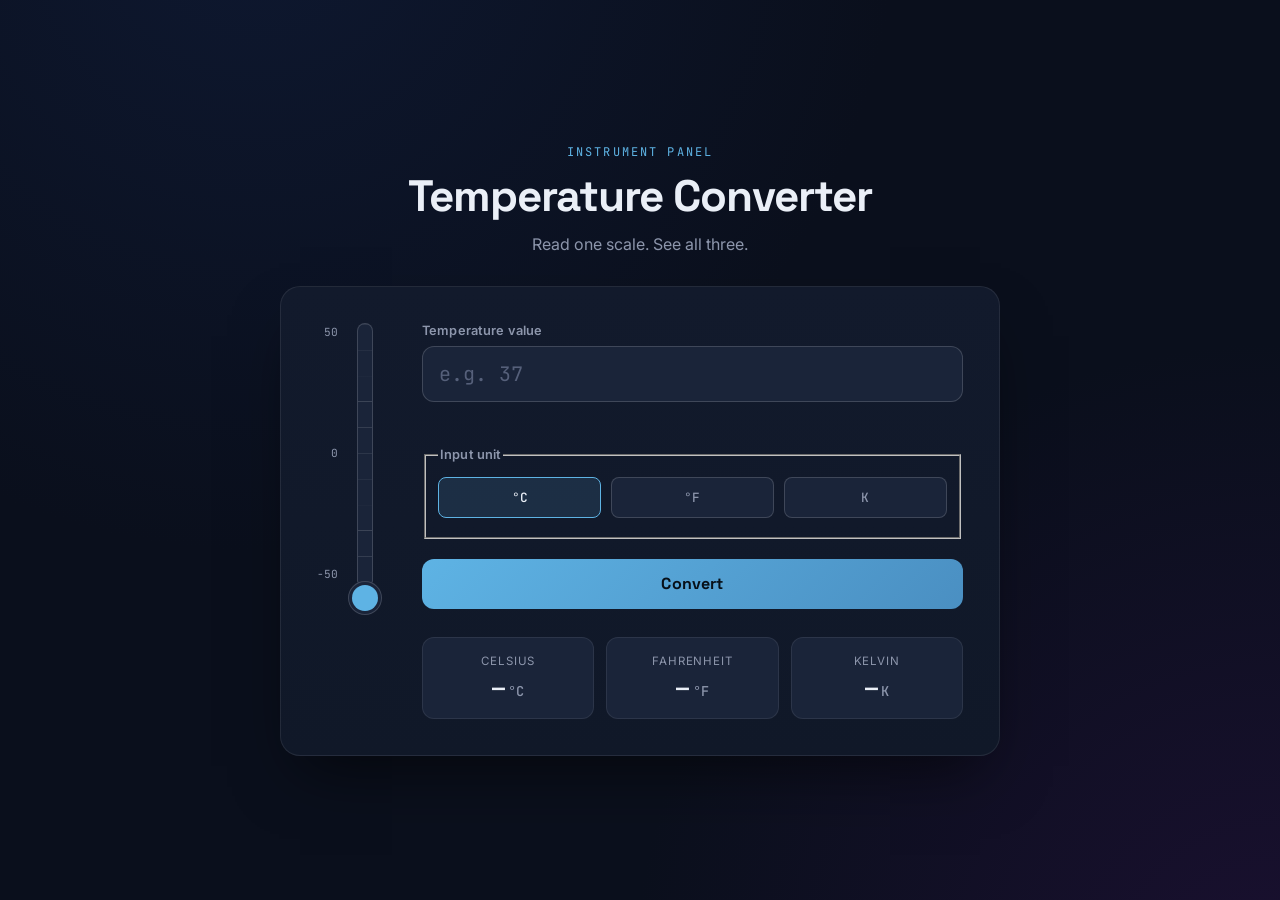
<file: WebDev-L1-Tem_ConverterPage/Tem-Converter/index.html>
<!DOCTYPE html>
<html lang="en">
<head>
<meta charset="UTF-8">
<meta name="viewport" content="width=device-width, initial-scale=1.0">
<title>Temperature Converter</title>
<link rel="preconnect" href="https://fonts.googleapis.com">
<link rel="preconnect" href="https://fonts.gstatic.com" crossorigin>
<link href="https://fonts.googleapis.com/css2?family=Space+Grotesk:wght@500;600;700&family=Inter:wght@400;500;600&family=JetBrains+Mono:wght@400;500;700&display=swap" rel="stylesheet">
<link rel="stylesheet" href="style.css">
</head>
<body>

  <main class="stage">

    <header class="page-head">
      <p class="eyebrow">Instrument Panel</p>
      <h1>Temperature Converter</h1>
      <p class="subhead">Read one scale. See all three.</p>
    </header>

    <div class="console">

      <!-- Signature thermometer visual -->
      <section class="gauge" aria-hidden="true">
        <div class="gauge__scale">
          <span>50</span>
          <span>0</span>
          <span>-50</span>
        </div>
        <div class="gauge__tube">
          <div class="gauge__fill" id="mercuryFill"></div>
          <div class="gauge__ticks"></div>
        </div>
        <div class="gauge__bulb">
          <div class="gauge__bulb-fill" id="bulbFill"></div>
        </div>
      </section>

      <!-- Controls + results -->
      <section class="panel">

        <form class="input-block" id="converterForm" novalidate>

          <div class="field">
            <label for="tempValue">Temperature value</label>
            <input
              type="text"
              inputmode="decimal"
              id="tempValue"
              name="tempValue"
              placeholder="e.g. 37"
              autocomplete="off"
              aria-describedby="inputError"
            >
            <p class="error-msg" id="inputError" role="alert"></p>
          </div>

          <fieldset class="field unit-select">
            <legend>Input unit</legend>
            <div class="radio-row">
              <label class="radio-pill">
                <input type="radio" name="unit" value="C" checked>
                <span>°C</span>
              </label>
              <label class="radio-pill">
                <input type="radio" name="unit" value="F">
                <span>°F</span>
              </label>
              <label class="radio-pill">
                <input type="radio" name="unit" value="K">
                <span>K</span>
              </label>
            </div>
          </fieldset>

          <button type="submit" class="convert-btn">Convert</button>

        </form>

        <div class="results" id="results">
          <div class="result-card" data-unit="C">
            <p class="result-label">Celsius</p>
            <p class="result-value"><span id="outC">—</span><span class="result-unit">°C</span></p>
          </div>
          <div class="result-card" data-unit="F">
            <p class="result-label">Fahrenheit</p>
            <p class="result-value"><span id="outF">—</span><span class="result-unit">°F</span></p>
          </div>
          <div class="result-card" data-unit="K">
            <p class="result-label">Kelvin</p>
            <p class="result-value"><span id="outK">—</span><span class="result-unit">K</span></p>
          </div>
        </div>

      </section>
    </div>

  </main>

<script src="script.js"></script>
</body>
</html>
</file>
<file: WebDev-L1-Tem_ConverterPage/Tem-Converter/style.css>
/* ---------------------------------------------
   Tokens
--------------------------------------------- */
:root{
  --bg:            #0a0f1c;
  --bg-glow:       #0e1830;
  --panel:         #121a2c;
  --panel-2:       #1a2439;
  --border:        rgba(255,255,255,.08);
  --border-strong: rgba(255,255,255,.16);

  --text:          #eaeff7;
  --text-dim:      #8d96ac;

  --cold:          #5eb3e4;
  --mid:           #f2c14e;
  --hot:           #f0654a;
  --error:         #ff6b6b;

  --font-display:  'Space Grotesk', sans-serif;
  --font-body:     'Inter', sans-serif;
  --font-mono:     'JetBrains Mono', monospace;

  --radius-lg: 20px;
  --radius-md: 12px;
  --radius-sm: 8px;
}

/* ---------------------------------------------
   Reset & base
--------------------------------------------- */
*, *::before, *::after{ box-sizing: border-box; }

body{
  margin:0;
  min-height:100vh;
  background:
    radial-gradient(circle at 20% -10%, var(--bg-glow) 0%, transparent 45%),
    radial-gradient(circle at 100% 110%, #1a1030 0%, transparent 40%),
    var(--bg);
  color: var(--text);
  font-family: var(--font-body);
  display:flex;
  align-items:center;
  justify-content:center;
  padding: 3rem 1.25rem;
}

.stage{
  width:100%;
  max-width: 720px;
  display:flex;
  flex-direction:column;
  align-items:center;
  gap: 2rem;
}

/* ---------------------------------------------
   Header
--------------------------------------------- */
.page-head{
  text-align:center;
}
.eyebrow{
  margin:0 0 .5rem;
  font-family: var(--font-mono);
  font-size: .75rem;
  letter-spacing: .18em;
  text-transform: uppercase;
  color: var(--cold);
}
.page-head h1{
  margin:0;
  font-family: var(--font-display);
  font-weight:700;
  font-size: clamp(2rem, 5vw, 2.75rem);
  letter-spacing: -.02em;
}
.subhead{
  margin:.6rem 0 0;
  color: var(--text-dim);
  font-size: 1rem;
}

/* ---------------------------------------------
   Console (card)
--------------------------------------------- */
.console{
  width:100%;
  background: linear-gradient(180deg, var(--panel) 0%, #101828 100%);
  border: 1px solid var(--border);
  border-radius: var(--radius-lg);
  padding: 2.25rem;
  display:flex;
  gap: 2.5rem;
  box-shadow: 0 30px 60px -20px rgba(0,0,0,.6);
}

/* ---------------------------------------------
   Thermometer gauge (signature element)
--------------------------------------------- */
.gauge{
  flex: 0 0 auto;
  display:grid;
  grid-template-columns: auto auto;
  grid-template-rows: 260px 34px;
  column-gap: 10px;
  align-items:start;
}

.gauge__scale{
  grid-column:1;
  grid-row:1;
  height:100%;
  display:flex;
  flex-direction:column;
  justify-content:space-between;
  align-items:flex-end;
  font-family: var(--font-mono);
  font-size: .7rem;
  color: var(--text-dim);
  padding: 2px 0;
}

.gauge__tube{
  grid-column:2;
  grid-row:1;
  position:relative;
  width:16px;
  height:100%;
  background: var(--panel-2);
  border: 1px solid var(--border-strong);
  border-radius: 8px 8px 2px 2px;
  overflow:hidden;
  justify-self:center;
}

.gauge__fill{
  position:absolute;
  bottom:0; left:0;
  width:100%;
  height:0%;
  background: var(--cold);
  transition: height .6s cubic-bezier(.22,1,.36,1), background .6s ease;
}

.gauge__ticks{
  position:absolute;
  inset:0;
  background-image: repeating-linear-gradient(
    to top,
    transparent 0,
    transparent calc(10% - 1px),
    var(--border-strong) 10%
  );
  pointer-events:none;
}

.gauge__bulb{
  grid-column:2;
  grid-row:2;
  justify-self:center;
  margin-top:-2px;
  width:34px;
  height:34px;
  border-radius:50%;
  background: var(--panel-2);
  border: 1px solid var(--border-strong);
  position:relative;
  overflow:hidden;
}

.gauge__bulb-fill{
  position:absolute;
  inset: 3px;
  border-radius:50%;
  background: var(--cold);
  transition: background .6s ease;
}

/* ---------------------------------------------
   Control panel
--------------------------------------------- */
.panel{
  flex:1 1 auto;
  min-width:0;
  display:flex;
  flex-direction:column;
  gap: 1.75rem;
}

.input-block{
  display:flex;
  flex-direction:column;
  gap: 1.25rem;
}

.field label,
.field legend{
  display:block;
  font-size: .8rem;
  font-weight:600;
  color: var(--text-dim);
  margin-bottom: .55rem;
  letter-spacing: .01em;
}

.field fieldset{ border:none; padding:0; margin:0; }

#tempValue{
  width:100%;
  background: var(--panel-2);
  border: 1px solid var(--border-strong);
  border-radius: var(--radius-md);
  color: var(--text);
  font-family: var(--font-mono);
  font-size: 1.25rem;
  padding: .85rem 1rem;
  transition: border-color .2s ease, box-shadow .2s ease;
}
#tempValue::placeholder{ color: #56607a; }
#tempValue:focus-visible{
  outline: none;
  border-color: var(--cold);
  box-shadow: 0 0 0 3px rgba(94,179,228,.25);
}
#tempValue.has-error{
  border-color: var(--error);
}
#tempValue.has-error:focus-visible{
  box-shadow: 0 0 0 3px rgba(255,107,107,.25);
}

.error-msg{
  min-height: 1.1rem;
  margin: .5rem 0 0;
  font-size: .82rem;
  color: var(--error);
}

.radio-row{
  display:flex;
  gap:.6rem;
}

.radio-pill{
  position:relative;
  flex:1;
  text-align:center;
  cursor:pointer;
}
.radio-pill input{
  position:absolute;
  opacity:0;
  inset:0;
  cursor:pointer;
  margin:0;
}
.radio-pill span{
  display:block;
  padding: .7rem 0;
  border-radius: var(--radius-sm);
  background: var(--panel-2);
  border: 1px solid var(--border-strong);
  font-family: var(--font-mono);
  font-weight:500;
  color: var(--text-dim);
  transition: all .18s ease;
}
.radio-pill input:checked + span{
  background: rgba(94,179,228,.14);
  border-color: var(--cold);
  color: var(--text);
}
.radio-pill input:focus-visible + span{
  outline: 2px solid var(--cold);
  outline-offset: 2px;
}

.convert-btn{
  appearance:none;
  border:none;
  border-radius: var(--radius-md);
  padding: .9rem 1.5rem;
  background: linear-gradient(135deg, var(--cold), #4a8fc2);
  color: #071019;
  font-family: var(--font-display);
  font-weight: 700;
  font-size: 1rem;
  letter-spacing: .01em;
  cursor:pointer;
  transition: transform .15s ease, box-shadow .15s ease;
}
.convert-btn:hover{
  box-shadow: 0 10px 24px -8px rgba(94,179,228,.55);
}
.convert-btn:active{
  transform: translateY(1px);
}
.convert-btn:focus-visible{
  outline: 2px solid var(--cold);
  outline-offset: 3px;
}

/* ---------------------------------------------
   Results
--------------------------------------------- */
.results{
  display:grid;
  grid-template-columns: repeat(3, 1fr);
  gap: .75rem;
}

.result-card{
  background: var(--panel-2);
  border: 1px solid var(--border);
  border-radius: var(--radius-md);
  padding: 1rem .75rem;
  text-align:center;
  transition: border-color .3s ease, background .3s ease;
}
.result-card.active{
  border-color: var(--cold);
  background: rgba(94,179,228,.08);
}

.result-label{
  margin:0 0 .4rem;
  font-size: .72rem;
  text-transform: uppercase;
  letter-spacing: .08em;
  color: var(--text-dim);
}

.result-value{
  margin:0;
  font-family: var(--font-mono);
  font-size: 1.35rem;
  font-weight:700;
  color: var(--text);
}
.result-unit{
  font-size: .85rem;
  font-weight:500;
  color: var(--text-dim);
  margin-left: .2rem;
}

/* ---------------------------------------------
   Footnote
--------------------------------------------- */
.footnote{
  margin:0;
  text-align:center;
  font-size: .78rem;
  color: var(--text-dim);
  max-width: 480px;
}

/* ---------------------------------------------
   Responsive
--------------------------------------------- */
@media (max-width: 620px){
  .console{
    flex-direction:column;
    align-items:center;
    padding: 1.75rem 1.5rem;
  }
  .gauge{
    grid-template-rows: 160px 30px;
  }
  .gauge__tube, .gauge__scale{ height:160px; }
  .results{
    grid-template-columns: 1fr;
  }
}

/* ---------------------------------------------
   Reduced motion
--------------------------------------------- */
@media (prefers-reduced-motion: reduce){
  .gauge__fill, .gauge__bulb-fill, .convert-btn, .radio-pill span{
    transition:none;
  }
}
</file>
